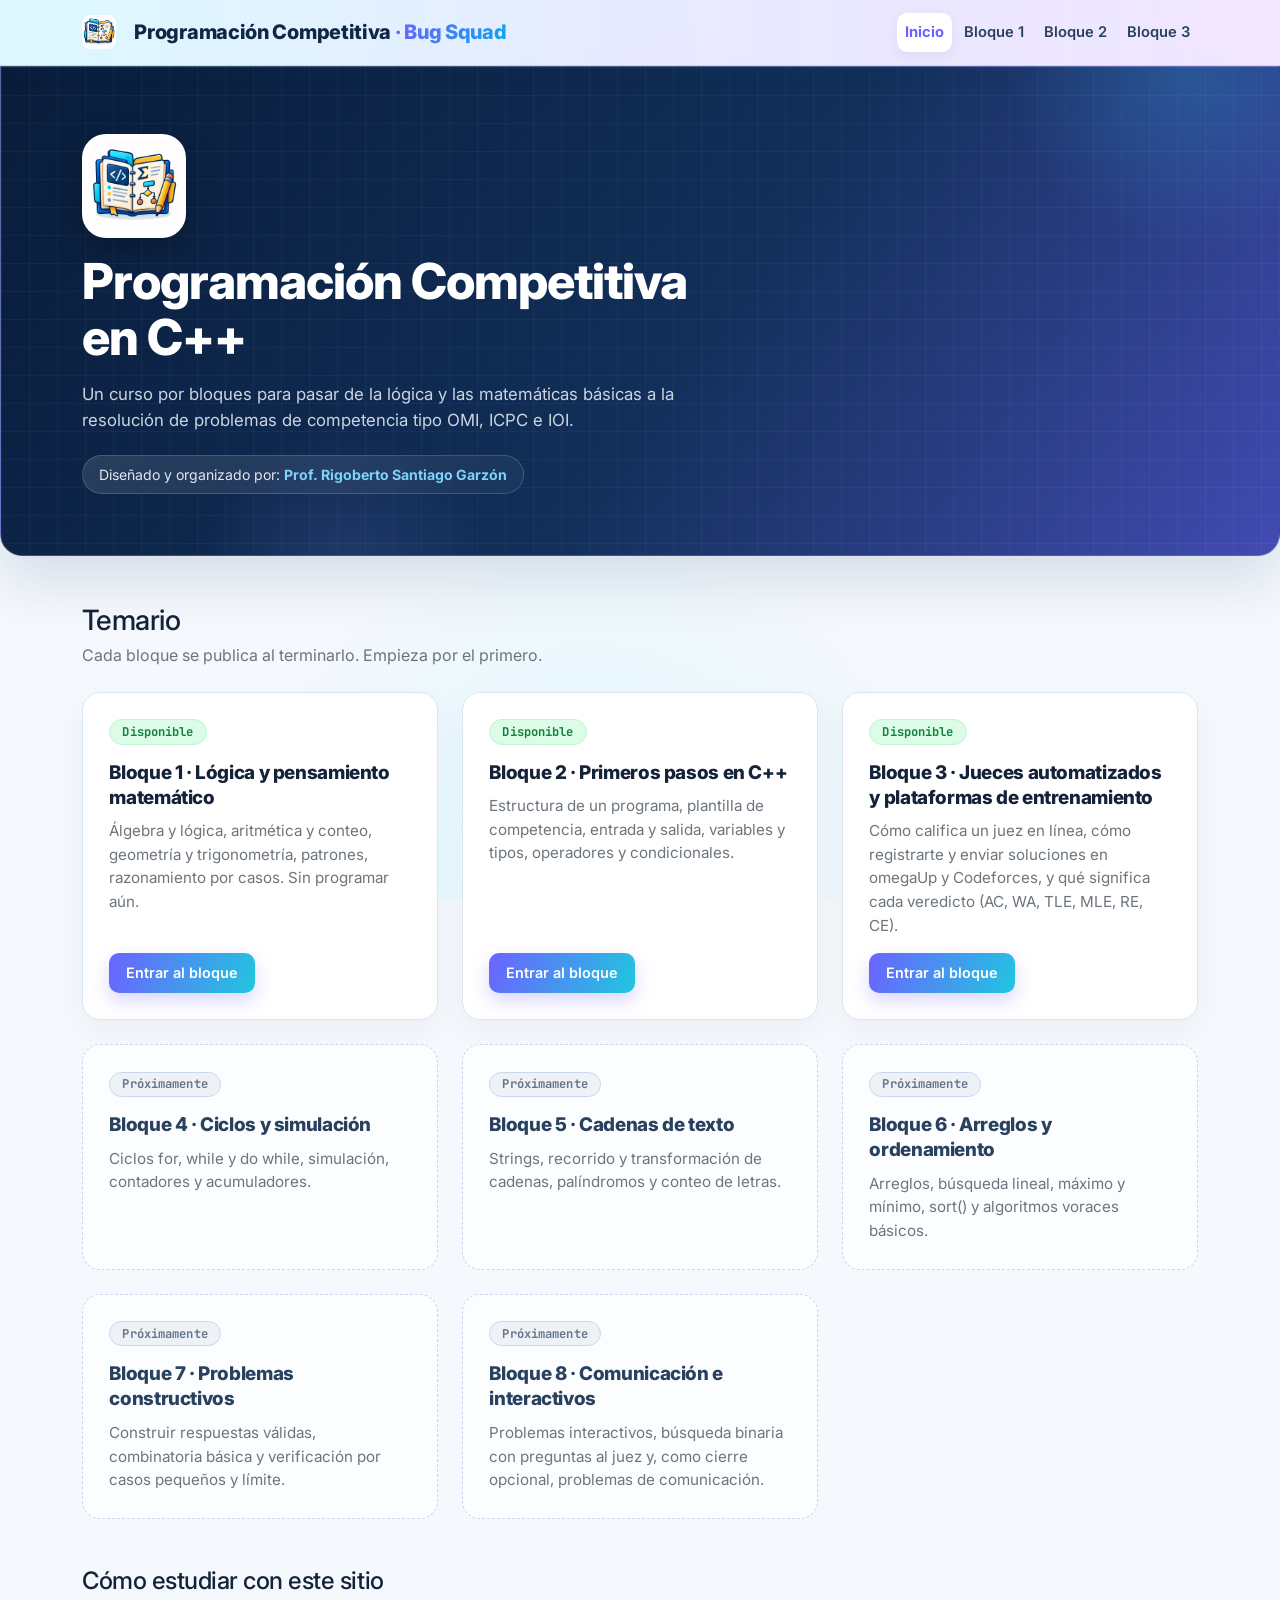
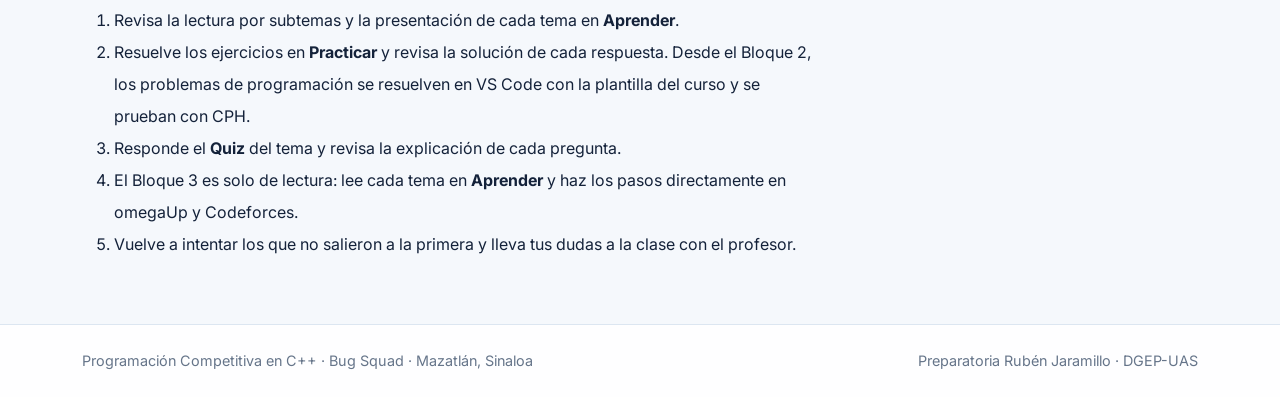
<file: index.html>
<!DOCTYPE html>
<html lang="es">
<head>
  <meta charset="UTF-8">
  <meta name="viewport" content="width=device-width, initial-scale=1.0">
  <meta name="description" content="Programación Competitiva en C++ · Bug Squad. Curso por bloques para preparar OMI, ICPC e IOI.">
  <title>Programación Competitiva en C++ · Bug Squad</title>

  <link rel="preconnect" href="https://fonts.googleapis.com">
  <link rel="preconnect" href="https://fonts.gstatic.com" crossorigin>
  <link href="https://fonts.googleapis.com/css2?family=Inter:wght@400;500;600;650;700;800&family=JetBrains+Mono:wght@400;600;700&display=swap" rel="stylesheet">
  <link rel="stylesheet" href="https://cdn.jsdelivr.net/npm/bootstrap@5.3.3/dist/css/bootstrap.min.css">
  <link rel="stylesheet" href="https://cdn.jsdelivr.net/npm/@fortawesome/fontawesome-free@6.5.1/css/all.min.css">
  <link rel="stylesheet" href="css/estilos.css">
  <link rel="icon" href="favicon.ico" sizes="any">
  <link rel="icon" type="image/png" sizes="32x32" href="assets/img/favicon-32.png">
  <link rel="apple-touch-icon" href="assets/img/apple-touch-icon.png">
</head>
<body>

  <nav class="navbar navbar-expand-lg navbar-curso sticky-top">
    <div class="container">
      <a class="navbar-brand" href="index.html">
        <img class="logo-nav" src="assets/img/icono.png" alt="" width="34" height="34">
        <span>Programación Competitiva <span class="marca-bug">· Bug Squad</span></span>
      </a>
      <button class="navbar-toggler" type="button" data-bs-toggle="collapse" data-bs-target="#menuPrincipal" aria-controls="menuPrincipal" aria-expanded="false" aria-label="Abrir menú">
        <span class="navbar-toggler-icon"></span>
      </button>
      <div class="collapse navbar-collapse" id="menuPrincipal">
        <ul class="navbar-nav ms-auto align-items-lg-center gap-lg-1">
          <li class="nav-item"><a class="nav-link active" aria-current="page" href="index.html">Inicio</a></li>
          <li class="nav-item"><a class="nav-link" href="bloque1/index.html">Bloque 1</a></li>
          <li class="nav-item"><a class="nav-link" href="bloque2/index.html">Bloque 2</a></li>
          <li class="nav-item"><a class="nav-link" href="bloque3/index.html">Bloque 3</a></li>
        </ul>
      </div>
    </div>
  </nav>

  <header class="banner">
    <div class="container">
      <img class="banner-logo mb-3" src="assets/img/icono.png" alt="Ícono del curso: libro con código, fórmulas y diagrama" width="104" height="104">
      <h1 class="mb-3">Programación Competitiva en C++</h1>
      <p class="subtitulo mb-0">
        Un curso por bloques para pasar de la lógica y las matemáticas básicas
        a la resolución de problemas de competencia tipo OMI, ICPC e IOI.
      </p>
      <span class="credito d-inline-block"><span>Diseñado y organizado por: <strong>Prof. Rigoberto Santiago Garzón</strong></span></span>
    </div>
  </header>

  <main class="container my-5">

    <section class="mb-5">
      <h2 class="h3 mb-1">Temario</h2>
      <p class="text-secondary mb-4">Cada bloque se publica al terminarlo. Empieza por el primero.</p>

      <div class="row g-4">
        <div class="col-md-6 col-lg-4">
          <div class="tarjeta-tema">
            <span class="badge rounded-pill text-bg-success mb-3">Disponible</span>
            <h3>Bloque 1 · Lógica y pensamiento matemático</h3>
            <p class="text-secondary">Álgebra y lógica, aritmética y conteo, geometría y trigonometría, patrones, razonamiento por casos. Sin programar aún.</p>
            <a href="bloque1/index.html" class="fw-semibold text-decoration-none">Entrar al bloque</a>
          </div>
        </div>

        <div class="col-md-6 col-lg-4">
          <div class="tarjeta-tema">
            <span class="badge rounded-pill text-bg-success mb-3">Disponible</span>
            <h3>Bloque 2 · Primeros pasos en C++</h3>
            <p class="text-secondary">Estructura de un programa, plantilla de competencia, entrada y salida, variables y tipos, operadores y condicionales.</p>
            <a href="bloque2/index.html" class="fw-semibold text-decoration-none">Entrar al bloque</a>
          </div>
        </div>

        <div class="col-md-6 col-lg-4">
          <div class="tarjeta-tema">
            <span class="badge rounded-pill text-bg-success mb-3">Disponible</span>
            <h3>Bloque 3 · Jueces automatizados y plataformas de entrenamiento</h3>
            <p class="text-secondary">Cómo califica un juez en línea, cómo registrarte y enviar soluciones en omegaUp y Codeforces, y qué significa cada veredicto (AC, WA, TLE, MLE, RE, CE).</p>
            <a href="bloque3/index.html" class="fw-semibold text-decoration-none">Entrar al bloque</a>
          </div>
        </div>

        <div class="col-md-6 col-lg-4">
          <div class="tarjeta-tema proximo">
            <span class="badge rounded-pill bg-secondary-subtle text-secondary mb-3">Próximamente</span>
            <h3>Bloque 4 · Ciclos y simulación</h3>
            <p class="text-secondary mb-0">Ciclos for, while y do while, simulación, contadores y acumuladores.</p>
          </div>
        </div>

        <div class="col-md-6 col-lg-4">
          <div class="tarjeta-tema proximo">
            <span class="badge rounded-pill bg-secondary-subtle text-secondary mb-3">Próximamente</span>
            <h3>Bloque 5 · Cadenas de texto</h3>
            <p class="text-secondary mb-0">Strings, recorrido y transformación de cadenas, palíndromos y conteo de letras.</p>
          </div>
        </div>

        <div class="col-md-6 col-lg-4">
          <div class="tarjeta-tema proximo">
            <span class="badge rounded-pill bg-secondary-subtle text-secondary mb-3">Próximamente</span>
            <h3>Bloque 6 · Arreglos y ordenamiento</h3>
            <p class="text-secondary mb-0">Arreglos, búsqueda lineal, máximo y mínimo, sort() y algoritmos voraces básicos.</p>
          </div>
        </div>

        <div class="col-md-6 col-lg-4">
          <div class="tarjeta-tema proximo">
            <span class="badge rounded-pill bg-secondary-subtle text-secondary mb-3">Próximamente</span>
            <h3>Bloque 7 · Problemas constructivos</h3>
            <p class="text-secondary mb-0">Construir respuestas válidas, combinatoria básica y verificación por casos pequeños y límite.</p>
          </div>
        </div>

        <div class="col-md-6 col-lg-4">
          <div class="tarjeta-tema proximo">
            <span class="badge rounded-pill bg-secondary-subtle text-secondary mb-3">Próximamente</span>
            <h3>Bloque 8 · Comunicación e interactivos</h3>
            <p class="text-secondary mb-0">Problemas interactivos, búsqueda binaria con preguntas al juez y, como cierre opcional, problemas de comunicación.</p>
          </div>
        </div>
      </div>
    </section>

    <section class="row g-4 align-items-stretch">
      <div class="col-lg-8">
        <h2 class="h4">Cómo estudiar con este sitio</h2>
        <ol class="lh-lg">
          <li>Revisa la lectura por subtemas y la presentación de cada tema en <strong>Aprender</strong>.</li>
          <li>Resuelve los ejercicios en <strong>Practicar</strong> y revisa la solución de cada respuesta. Desde el Bloque 2, los problemas de programación se resuelven en VS Code con la plantilla del curso y se prueban con CPH.</li>
          <li>Responde el <strong>Quiz</strong> del tema y revisa la explicación de cada pregunta.</li>
          <li>El Bloque 3 es solo de lectura: lee cada tema en <strong>Aprender</strong> y haz los pasos directamente en omegaUp y Codeforces.</li>
          <li>Vuelve a intentar los que no salieron a la primera y lleva tus dudas a la clase con el profesor.</li>
        </ol>
      </div>

    </section>

  </main>

  <footer class="pie-curso">
    <div class="container d-flex flex-column flex-md-row justify-content-between gap-2">
      <span>Programación Competitiva en C++ · Bug Squad · Mazatlán, Sinaloa</span>
      <span>Preparatoria Rubén Jaramillo · DGEP-UAS</span>
    </div>
  </footer>

  <script defer src="https://cdn.jsdelivr.net/npm/bootstrap@5.3.3/dist/js/bootstrap.bundle.min.js"></script>
</body>
</html>
</file>
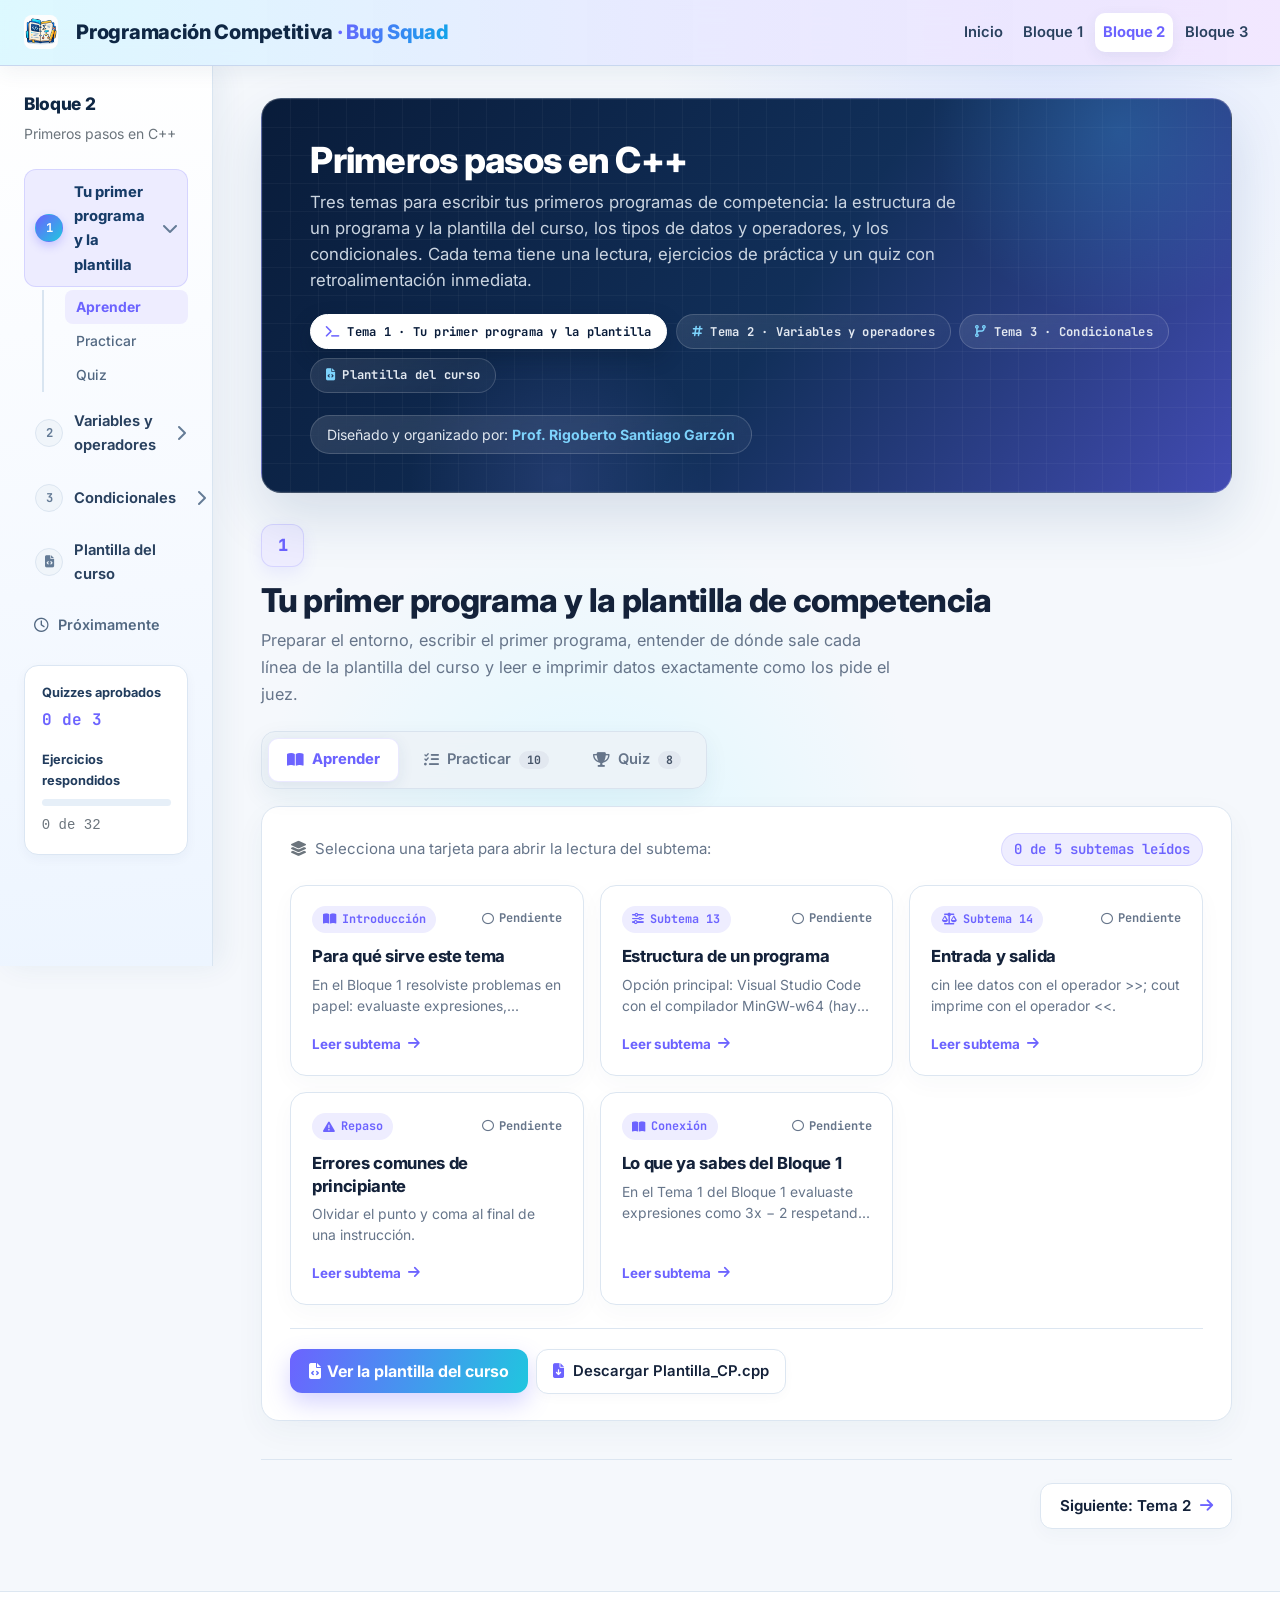
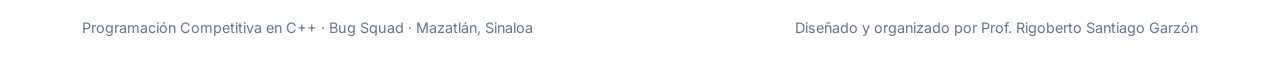
<file: bloque2/index.html>
<!DOCTYPE html>
<html lang="es">
<head>
  <meta charset="UTF-8">
  <meta name="viewport" content="width=device-width, initial-scale=1.0">
  <meta name="description" content="Bloque 2 · Primeros pasos en C++. Estructura de un programa, plantilla de competencia, tipos, operadores y condicionales, con práctica y quiz.">
  <title>Bloque 2 · Programación Competitiva · Bug Squad</title>

  <link rel="preconnect" href="https://fonts.googleapis.com">
  <link rel="preconnect" href="https://fonts.gstatic.com" crossorigin>
  <link href="https://fonts.googleapis.com/css2?family=Inter:wght@400;500;600;650;700;800&family=JetBrains+Mono:wght@400;600;700&display=swap" rel="stylesheet">
  <link rel="stylesheet" href="https://cdn.jsdelivr.net/npm/bootstrap@5.3.3/dist/css/bootstrap.min.css">
  <link rel="stylesheet" href="https://cdn.jsdelivr.net/npm/@fortawesome/fontawesome-free@6.5.1/css/all.min.css">
  <link rel="stylesheet" href="../css/estilos.css">
  <link rel="icon" href="../favicon.ico" sizes="any">
  <link rel="icon" type="image/png" sizes="32x32" href="../assets/img/favicon-32.png">
  <link rel="apple-touch-icon" href="../assets/img/apple-touch-icon.png">
</head>
<body>

  <nav class="navbar navbar-expand-lg navbar-curso sticky-top">
    <div class="container-fluid px-lg-4">
      <a class="navbar-brand" href="../index.html">
        <img class="logo-nav" src="../assets/img/icono.png" alt="" width="34" height="34">
        <span>Programación Competitiva <span class="marca-bug">· Bug Squad</span></span>
      </a>
      <button class="navbar-toggler" type="button" data-bs-toggle="collapse" data-bs-target="#menuPrincipal" aria-controls="menuPrincipal" aria-expanded="false" aria-label="Abrir menú">
        <span class="navbar-toggler-icon"></span>
      </button>
      <div class="collapse navbar-collapse" id="menuPrincipal">
        <ul class="navbar-nav ms-auto align-items-lg-center gap-lg-1">
          <li class="nav-item"><a class="nav-link" href="../index.html">Inicio</a></li>
          <li class="nav-item"><a class="nav-link" href="../bloque1/index.html">Bloque 1</a></li>
          <li class="nav-item"><a class="nav-link active" aria-current="page" href="index.html">Bloque 2</a></li>
          <li class="nav-item"><a class="nav-link" href="../bloque3/index.html">Bloque 3</a></li>
        </ul>
      </div>
    </div>
  </nav>

  <div class="container-fluid">
    <div class="row">

      <!-- Barra lateral: índice colapsable y avance -->
      <aside class="col-lg-3 col-xl-2 p-0 barra-lateral">
        <div class="p-4">
          <p class="titulo-curso mb-1">Bloque 2</p>
          <p class="small text-secondary mb-4">Primeros pasos en C++</p>

          <nav class="indice" aria-label="Índice del bloque">

            <div class="grupo">
              <div class="grupo-cabecera">
                <a class="grupo-enlace activo" href="#tema-1" data-seccion="tema-1">
                  <span class="grupo-numero">1</span>
                  <span>Tu primer programa y la plantilla</span>
                </a>
                <button class="grupo-toggle" type="button" data-bs-toggle="collapse" data-bs-target="#grupo-tema-1" aria-expanded="true" aria-controls="grupo-tema-1" aria-label="Mostrar u ocultar Tema 1">
                  <i class="fa-solid fa-chevron-down"></i>
                </button>
              </div>
              <div class="collapse show" id="grupo-tema-1">
                <ul class="indice-lista">
                  <li><a href="#tema-1-aprender" class="activo">Aprender</a></li>
                  <li><a href="#tema-1-practicar">Practicar</a></li>
                  <li><a href="#tema-1-quiz">Quiz</a></li>
                </ul>
              </div>
            </div>

            <div class="grupo">
              <div class="grupo-cabecera">
                <a class="grupo-enlace" href="#tema-2" data-seccion="tema-2">
                  <span class="grupo-numero">2</span>
                  <span>Variables y operadores</span>
                </a>
                <button class="grupo-toggle collapsed" type="button" data-bs-toggle="collapse" data-bs-target="#grupo-tema-2" aria-expanded="false" aria-controls="grupo-tema-2" aria-label="Mostrar u ocultar Tema 2">
                  <i class="fa-solid fa-chevron-down"></i>
                </button>
              </div>
              <div class="collapse" id="grupo-tema-2">
                <ul class="indice-lista">
                  <li><a href="#tema-2-aprender">Aprender</a></li>
                  <li><a href="#tema-2-practicar">Practicar</a></li>
                  <li><a href="#tema-2-quiz">Quiz</a></li>
                </ul>
              </div>
            </div>

            <div class="grupo">
              <div class="grupo-cabecera">
                <a class="grupo-enlace" href="#tema-3" data-seccion="tema-3">
                  <span class="grupo-numero">3</span>
                  <span>Condicionales</span>
                </a>
                <button class="grupo-toggle collapsed" type="button" data-bs-toggle="collapse" data-bs-target="#grupo-tema-3" aria-expanded="false" aria-controls="grupo-tema-3" aria-label="Mostrar u ocultar Tema 3">
                  <i class="fa-solid fa-chevron-down"></i>
                </button>
              </div>
              <div class="collapse" id="grupo-tema-3">
                <ul class="indice-lista">
                  <li><a href="#tema-3-aprender">Aprender</a></li>
                  <li><a href="#tema-3-practicar">Practicar</a></li>
                  <li><a href="#tema-3-quiz">Quiz</a></li>
                </ul>
              </div>
            </div>

            <div class="grupo">
              <div class="grupo-cabecera">
                <a class="grupo-enlace" href="#plantilla" data-seccion="plantilla">
                  <span class="grupo-numero"><i class="fa-solid fa-file-code"></i></span>
                  <span>Plantilla del curso</span>
                </a>
              </div>
            </div>

            <a class="indice-enlace mt-2" href="#pendientes" data-seccion="pendientes">
              <i class="fa-regular fa-clock" aria-hidden="true"></i> Próximamente
            </a>
          </nav>

          <div class="avance mb-3">
            <p class="etiqueta-avance mb-1">Quizzes aprobados</p>
            <p class="fw-semibold mb-3" id="avance-quiz-texto">0 de 3</p>
            <p class="etiqueta-avance mb-2">Ejercicios respondidos</p>
            <div class="progress mb-2" role="progressbar" aria-label="Ejercicios respondidos" aria-valuenow="0" aria-valuemin="0" aria-valuemax="100">
              <div class="progress-bar" id="avance-ejercicios-barra" style="width: 0%"></div>
            </div>
            <p class="small text-secondary mb-0 font-monospace" id="avance-ejercicios-texto">0 de 32</p>
          </div>
        </div>
      </aside>

      <!-- Contenido principal -->
      <main class="col-lg-9 col-xl-10 px-3 px-md-4 px-lg-5 py-4" id="contenido-bloque">

        <header class="banner banner-compacto px-4 px-lg-5">
          <div class="container-fluid p-0">
            <h1 class="mb-2">Primeros pasos en C++</h1>
            <p class="subtitulo mb-0">Tres temas para escribir tus primeros programas de competencia: la estructura de un programa y la plantilla del curso, los tipos de datos y operadores, y los condicionales. Cada tema tiene una lectura, ejercicios de práctica y un quiz con retroalimentación inmediata.</p>
            <div class="chips-banner" role="tablist" aria-label="Selector rápido de temas del bloque">
              <a class="chip activo" href="#tema-1" data-seccion="tema-1"><i class="fa-solid fa-terminal"></i> Tema 1 · Tu primer programa y la plantilla</a>
              <a class="chip" href="#tema-2" data-seccion="tema-2"><i class="fa-solid fa-hashtag"></i> Tema 2 · Variables y operadores</a>
              <a class="chip" href="#tema-3" data-seccion="tema-3"><i class="fa-solid fa-code-branch"></i> Tema 3 · Condicionales</a>
              <a class="chip" href="#plantilla" data-seccion="plantilla"><i class="fa-solid fa-file-code"></i> Plantilla del curso</a>
            </div>
            <span class="credito d-inline-block"><span>Diseñado y organizado por: <strong>Prof. Rigoberto Santiago Garzón</strong></span></span>
          </div>
        </header>

        <!-- TEMA 1 -->
        <section class="seccion" id="tema-1" data-vista-seccion="tema-1">
          <div class="numero-seccion" aria-hidden="true">1</div>
          <h2>Tu primer programa y la plantilla de competencia</h2>
          <p class="lead-tema">Preparar el entorno, escribir el primer programa, entender de dónde sale cada línea de la plantilla del curso y leer e imprimir datos exactamente como los pide el juez.</p>

          <div class="pestanas" data-pestanas="1">
            <div class="tab-barra" role="tablist" aria-label="Contenido del Tema 1">
              <button class="tab-btn activa" type="button" role="tab" data-tab="aprender" id="tab-1-aprender" aria-controls="tema-1-aprender" aria-selected="true">
                <i class="fa-solid fa-book-open"></i> Aprender
              </button>
              <button class="tab-btn" type="button" role="tab" data-tab="practicar" id="tab-1-practicar" aria-controls="tema-1-practicar" aria-selected="false" tabindex="-1">
                <i class="fa-solid fa-list-check"></i> Practicar <span class="tab-contador">10</span>
              </button>
              <button class="tab-btn" type="button" role="tab" data-tab="quiz" id="tab-1-quiz" aria-controls="tema-1-quiz" aria-selected="false" tabindex="-1">
                <i class="fa-solid fa-trophy"></i> Quiz <span class="tab-contador">8</span>
              </button>
            </div>

            <div class="tab-panel" role="tabpanel" id="tema-1-aprender" aria-labelledby="tab-1-aprender">
              <div data-lectura="1"></div>
              <div class="recursos-tema">
                <a class="btn btn-tide" href="#plantilla" data-seccion="plantilla"><i class="fa-solid fa-file-code"></i> Ver la plantilla del curso</a>
                <a class="enlace-recurso" href="../assets/docs/Plantilla_CP.cpp" download><i class="fa-solid fa-file-arrow-down"></i> Descargar Plantilla_CP.cpp</a>
              </div>
            </div>

            <div class="tab-panel" role="tabpanel" id="tema-1-practicar" aria-labelledby="tab-1-practicar" hidden>
              <div data-ejercicios="1"></div>
            </div>

            <div class="tab-panel" role="tabpanel" id="tema-1-quiz" aria-labelledby="tab-1-quiz" hidden>
              <div data-quiz="1"></div>
            </div>
          </div>

          <div class="navegacion-seccion">
            <span></span>
            <a href="#tema-2" data-seccion="tema-2">Siguiente: Tema 2 <i class="fa-solid fa-arrow-right"></i></a>
          </div>
        </section>

        <!-- TEMA 2 -->
        <section class="seccion" id="tema-2" data-vista-seccion="tema-2" hidden>
          <div class="numero-seccion" aria-hidden="true">2</div>
          <h2>Variables, tipos y operadores</h2>
          <p class="lead-tema">Tipos de datos, rangos y desbordamiento, conversión entre tipos, decimales con cifras fijas, división entera, residuo, redondeo hacia arriba, precedencia y operadores a nivel de bits.</p>

          <div class="pestanas" data-pestanas="2">
            <div class="tab-barra" role="tablist" aria-label="Contenido del Tema 2">
              <button class="tab-btn activa" type="button" role="tab" data-tab="aprender" id="tab-2-aprender" aria-controls="tema-2-aprender" aria-selected="true">
                <i class="fa-solid fa-book-open"></i> Aprender
              </button>
              <button class="tab-btn" type="button" role="tab" data-tab="practicar" id="tab-2-practicar" aria-controls="tema-2-practicar" aria-selected="false" tabindex="-1">
                <i class="fa-solid fa-list-check"></i> Practicar <span class="tab-contador">12</span>
              </button>
              <button class="tab-btn" type="button" role="tab" data-tab="quiz" id="tab-2-quiz" aria-controls="tema-2-quiz" aria-selected="false" tabindex="-1">
                <i class="fa-solid fa-trophy"></i> Quiz <span class="tab-contador">8</span>
              </button>
            </div>

            <div class="tab-panel" role="tabpanel" id="tema-2-aprender" aria-labelledby="tab-2-aprender">
              <div data-lectura="2"></div>
              <div class="recursos-tema">
                <a class="btn btn-tide" href="guia-tipos-de-datos.html" target="_blank" rel="noopener"><i class="fa-solid fa-microchip"></i> Abrir la guía interactiva de tipos de datos</a>
              </div>
            </div>

            <div class="tab-panel" role="tabpanel" id="tema-2-practicar" aria-labelledby="tab-2-practicar" hidden>
              <div data-ejercicios="2"></div>
            </div>

            <div class="tab-panel" role="tabpanel" id="tema-2-quiz" aria-labelledby="tab-2-quiz" hidden>
              <div data-quiz="2"></div>
            </div>
          </div>

          <div class="navegacion-seccion">
            <a href="#tema-1" data-seccion="tema-1"><i class="fa-solid fa-arrow-left"></i> Anterior: Tema 1</a>
            <a href="#tema-3" data-seccion="tema-3">Siguiente: Tema 3 <i class="fa-solid fa-arrow-right"></i></a>
          </div>
        </section>

        <!-- TEMA 3 -->
        <section class="seccion" id="tema-3" data-vista-seccion="tema-3" hidden>
          <div class="numero-seccion" aria-hidden="true">3</div>
          <h2>Condicionales</h2>
          <p class="lead-tema">if, else if, else y switch, condiciones compuestas, leyes de De Morgan, condicionales anidados, razonamiento por casos y el operador ternario.</p>

          <div class="pestanas" data-pestanas="3">
            <div class="tab-barra" role="tablist" aria-label="Contenido del Tema 3">
              <button class="tab-btn activa" type="button" role="tab" data-tab="aprender" id="tab-3-aprender" aria-controls="tema-3-aprender" aria-selected="true">
                <i class="fa-solid fa-book-open"></i> Aprender
              </button>
              <button class="tab-btn" type="button" role="tab" data-tab="practicar" id="tab-3-practicar" aria-controls="tema-3-practicar" aria-selected="false" tabindex="-1">
                <i class="fa-solid fa-list-check"></i> Practicar <span class="tab-contador">10</span>
              </button>
              <button class="tab-btn" type="button" role="tab" data-tab="quiz" id="tab-3-quiz" aria-controls="tema-3-quiz" aria-selected="false" tabindex="-1">
                <i class="fa-solid fa-trophy"></i> Quiz <span class="tab-contador">8</span>
              </button>
            </div>

            <div class="tab-panel" role="tabpanel" id="tema-3-aprender" aria-labelledby="tab-3-aprender">
              <div data-lectura="3"></div>
            </div>

            <div class="tab-panel" role="tabpanel" id="tema-3-practicar" aria-labelledby="tab-3-practicar" hidden>
              <div data-ejercicios="3"></div>
            </div>

            <div class="tab-panel" role="tabpanel" id="tema-3-quiz" aria-labelledby="tab-3-quiz" hidden>
              <div data-quiz="3"></div>
            </div>
          </div>

          <div class="navegacion-seccion">
            <a href="#tema-2" data-seccion="tema-2"><i class="fa-solid fa-arrow-left"></i> Anterior: Tema 2</a>
            <a href="#plantilla" data-seccion="plantilla">Siguiente: Plantilla del curso <i class="fa-solid fa-arrow-right"></i></a>
          </div>
        </section>

        <!-- PLANTILLA DEL CURSO -->
        <section class="seccion" id="plantilla" data-vista-seccion="plantilla" hidden>
          <div class="numero-seccion" aria-hidden="true"><i class="fa-solid fa-file-code"></i></div>
          <h2>Plantilla del curso</h2>
          <p class="lead-tema">La plantilla oficial con la que empiezan todos los programas del curso a partir del subtema 14. Usa la versión limpia para practicar y concursar, y la comentada para estudiar qué hace cada línea.</p>

          <div class="bloque-pestana mb-4">
            <h3><span class="icono-bloque"><i class="fa-solid fa-code"></i></span> Versión para practicar y concursar</h3>
            <pre><code>#include &lt;bits/stdc++.h&gt;
#define FastIO ios_base::sync_with_stdio(false);cin.tie(NULL);cout.tie(NULL)
using namespace std;

int main(){

    FastIO;
    
    
    return 0;
}</code></pre>
            <div class="d-flex flex-wrap gap-2 align-items-center">
              <a class="btn btn-tide" href="../assets/docs/Plantilla_CP.cpp" download>
                <i class="fa-solid fa-file-arrow-down me-1"></i> Descargar Plantilla_CP.cpp
              </a>
            </div>
          </div>

          <div class="bloque-pestana mb-4">
            <h3><span class="icono-bloque amber"><i class="fa-solid fa-comment-dots"></i></span> Versión comentada para estudiar</h3>
            <pre><code>// =====================================================================
//  Plantilla oficial · Curso de Programación Competitiva en C++
//  Versión comentada para estudiar qué hace cada línea.
//  Para concursar o practicar usa Plantilla_CP.cpp (la versión limpia).
// =====================================================================

#include &lt;bits/stdc++.h&gt;   // Incluye de una vez toda la biblioteca estándar: iostream, cmath, string, algorithm, vector...
                           // No es parte del estándar de C++: es propia del compilador GCC (el que trae MinGW).

// FastIO es un atajo: donde escribas FastIO, el compilador pega estas tres instrucciones.
#define FastIO ios_base::sync_with_stdio(false);cin.tie(NULL);cout.tie(NULL)
//   ios_base::sync_with_stdio(false)  -&gt; separa cin/cout de scanf/printf (las funciones de C) y los hace mucho más rápidos.
//                                        Desde ese momento no mezcles cin/cout con scanf/printf en el mismo programa.
//   cin.tie(NULL)                     -&gt; cin deja de vaciar la salida de cout antes de cada lectura; ahorra tiempo
//                                        cuando el programa lee e imprime muchas veces.
//   cout.tie(NULL)                    -&gt; no cambia nada, porque cout no está atado a ningún otro flujo.
//                                        Se deja por costumbre; no estorba ni acelera.

using namespace std;       // Permite escribir cout, cin o string sin poner std:: delante cada vez.

int main(){                // El programa empieza a ejecutarse aquí.

    FastIO;                // Activa la entrada y salida rápida. Va antes de la primera lectura o escritura.

    // Aquí va tu solución: leer los datos con cin, resolver e imprimir con cout.

    return 0;              // Le avisa al sistema (y al juez) que el programa terminó sin errores.
}

// Nota para más adelante: en los problemas interactivos (al final del curso) cin ya no vacía cout por ti,
// así que tendrás que hacerlo tú con cout &lt;&lt; flush o con endl.</code></pre>
            <div class="d-flex flex-wrap gap-2 align-items-center">
              <a class="btn btn-tide" href="../assets/docs/Plantilla_CP_comentada.cpp" download>
                <i class="fa-solid fa-file-arrow-down me-1"></i> Descargar Plantilla_CP_comentada.cpp
              </a>
            </div>
          </div>

          <div class="navegacion-seccion">
            <a href="#tema-3" data-seccion="tema-3"><i class="fa-solid fa-arrow-left"></i> Anterior: Tema 3</a>
            <a href="#pendientes" data-seccion="pendientes">Siguiente: Próximamente <i class="fa-solid fa-arrow-right"></i></a>
          </div>
        </section>

        <!-- PENDIENTES -->
        <section class="seccion" id="pendientes" data-vista-seccion="pendientes" hidden>
          <div class="numero-seccion" aria-hidden="true"><i class="fa-regular fa-clock"></i></div>
          <h2>Próximamente</h2>
          <p class="lead-tema">Materiales del Bloque 2 que están en preparación.</p>
          <div class="row g-3 mt-1">
            <div class="col-md-6">
              <div class="pendiente-card">
                <span class="badge rounded-pill mb-2">En preparación</span>
                <h3 class="h5">Guía de instalación paso a paso</h3>
                <p class="texto-suave mb-0">VS Code con MinGW-w64 y la extensión CPH, y la alternativa con Code::Blocks.</p>
              </div>
            </div>
            <div class="col-md-6">
              <div class="pendiente-card">
                <span class="badge rounded-pill mb-2">En preparación</span>
                <h3 class="h5">Presentaciones de los tres temas</h3>
                <p class="texto-suave mb-0">Diapositivas para la clase de los sábados.</p>
              </div>
            </div>
            <div class="col-md-6">
              <div class="pendiente-card">
                <span class="badge rounded-pill mb-2">En preparación</span>
                <h3 class="h5">Ejemplos resueltos en C++</h3>
                <p class="texto-suave mb-0">Código comentado línea por línea para cada tema del bloque.</p>
              </div>
            </div>
            <div class="col-md-6">
              <div class="pendiente-card">
                <span class="badge rounded-pill mb-2">En preparación</span>
                <h3 class="h5">Problemas tipo OMI, ICPC e IOI</h3>
                <p class="texto-suave mb-0">Un problema de cada tipo, con solución y explicación.</p>
              </div>
            </div>
          </div>

          <div class="navegacion-seccion">
            <a href="#plantilla" data-seccion="plantilla"><i class="fa-solid fa-arrow-left"></i> Anterior: Plantilla del curso</a>
            <span></span>
          </div>
        </section>

      </main>
    </div>
  </div>

  <footer class="pie-curso">
    <div class="container d-flex flex-column flex-md-row justify-content-between gap-2">
      <span>Programación Competitiva en C++ · Bug Squad · Mazatlán, Sinaloa</span>
      <span>Diseñado y organizado por Prof. Rigoberto Santiago Garzón</span>
    </div>
  </footer>

  <script defer src="https://cdn.jsdelivr.net/npm/bootstrap@5.3.3/dist/js/bootstrap.bundle.min.js"></script>
  <script src="../js/lecturas-bloque2.js"></script>
  <script src="../js/ejercicios-bloque2.js"></script>
  <script src="../js/quiz-bloque2.js"></script>
  <script src="../js/practica-bloque2.js"></script>
  <script src="../js/pestanas-bloque2.js"></script>
</body>
</html>
</file>
<file: css/estilos.css>
/* ==========================================================
   BugSquad 2026 · Programación Competitiva en C++
   Sistema de diseño visual inspirado en curso-cpp-web-one.vercel.app
   Paleta: Canvas #f5f8fc · Ink #14223a · Indigo #6c63ff · Cyan #20c6df · Navy Hero #091c3a/#112f59
   Tipografía: Inter (interfaz y lectura) + JetBrains Mono (código y fórmulas)
   ========================================================== */

:root {
  /* Colores base y semánticos del sitio de muestra */
  --ink: #14223a;
  --heading: #14223a;
  --text: #29415f;
  --muted: #66758a;
  --line: #dce6f1;
  --line-strong: #c8d7ef;
  --canvas: #f5f8fc;
  --page: #f5f8fc;
  --surface: #ffffff;

  /* Colores de sección y acentos principales (Indigo -> Cyan) */
  --section-accent: #6c63ff;
  --section-accent-2: #20c6df;
  --section-soft: #eeedff;

  /* Paleta cromática global */
  --navy: #07182d;
  --navy-hero-1: #091c3a;
  --navy-hero-2: #112f59;
  --blue: #1677ff;
  --cyan: #26c6da;
  --green: #16a66a;
  --red: #d64d55;

  /* Equivalencias de escalas para compatibilidad de componentes */
  --sky-50: #eeedff;
  --sky-100: #e4e2ff;
  --sky-200: #c7c3ff;
  --sky-500: #6c63ff;
  --sky-600: #5a52f3;
  --sky-700: #463ee0;
  --sky-800: #352eb8;

  /* Acentos de apoyo */
  --teal-700: #0f766e;
  --teal-50: #f0fdfa;
  --emerald-50: #f0fdf4;
  --emerald-200: #bbf7d0;
  --emerald-600: #16a66a;
  --emerald-700: #15803d;
  --purple-50: #eeedff;
  --purple-200: #d8d5ff;
  --purple-600: #6c63ff;
  --purple-800: #4338ca;
  --amber-50: #fffbeb;
  --amber-200: #fde68a;
  --amber-600: #d97706;
  --amber-800: #92400e;
  --rose-600: #d64d55;

  /* Tipografía, radios y sombras del diseño de referencia */
  --font-sans: "Inter", -apple-system, BlinkMacSystemFont, "Segoe UI", Roboto, "Helvetica Neue", Arial, sans-serif;
  --font-mono: "JetBrains Mono", ui-monospace, SFMono-Regular, Menlo, Monaco, Consolas, "Liberation Mono", "Courier New", monospace;
  --radio-lg: 18px;
  --radio-md: 14px;
  --radio-sm: 10px;
  --sombra: 0 11px 31px #183d680b;
  --sombra-hover: 0 16px 36px #183d6814;
}

html {
  scroll-behavior: smooth;
  scroll-padding-top: 88px;
}

body {
  margin: 0;
  color: var(--ink);
  font-family: var(--font-sans);
  font-size: 1rem;
  line-height: 1.65;
  background:
    radial-gradient(circle at 82% 4%, #e2eaff 0, #0000 29%),
    radial-gradient(circle at 46% 96%, #dff8ff 0, #0000 31%),
    var(--canvas);
  background-attachment: fixed;
  -webkit-font-smoothing: antialiased;
}

h1, h2, h3, h4 {
  font-family: var(--font-sans);
  color: var(--ink);
  font-weight: 800;
  letter-spacing: -0.02em;
}

a {
  color: var(--section-accent);
  text-decoration: none;
  transition: color 0.16s ease;
}

a:hover {
  color: var(--sky-700);
}

:focus-visible {
  outline: 3px solid color-mix(in srgb, var(--section-accent) 65%, transparent);
  outline-offset: 2px;
  border-radius: 8px;
}

code, .mono {
  font-family: var(--font-mono);
}

code {
  font-size: 0.875em;
  padding: 0.2em 0.45em;
  border-radius: 6px;
  background: #edf2f8;
  color: var(--ink);
}

pre {
  background: #0f172a;
  color: #f8fafc;
  padding: 1rem 1.2rem;
  border-radius: 12px;
  overflow-x: auto;
  -webkit-overflow-scrolling: touch;
  max-width: 100%;
  box-sizing: border-box;
  font-family: var(--font-mono);
  font-size: 0.875rem;
  line-height: 1.6;
  border: 1px solid #1e293b;
  box-shadow: 0 10px 25px rgba(7, 24, 45, 0.16);
}

pre code {
  padding: 0;
  background: transparent;
  color: inherit;
  white-space: pre;
  word-break: normal;
  overflow-wrap: normal;
}

/* ---------- Navegación superior (inspirada en .author-banner + glass header) ---------- */
.navbar-curso {
  background: linear-gradient(90deg, rgba(217, 248, 255, 0.88), rgba(230, 232, 255, 0.9) 50%, rgba(242, 229, 255, 0.88));
  backdrop-filter: blur(14px);
  -webkit-backdrop-filter: blur(14px);
  border-bottom: 1px solid var(--line-strong);
  box-shadow: 0 5px 20px #24456912;
  padding-top: 0.65rem;
  padding-bottom: 0.65rem;
}

.navbar-curso .navbar-brand {
  color: #0f2744;
  font-weight: 800;
  display: flex;
  align-items: center;
  gap: 0.65rem;
  letter-spacing: -0.015em;
}

.navbar-curso .navbar-brand i {
  width: 2.3rem;
  height: 2.3rem;
  display: inline-flex;
  align-items: center;
  justify-content: center;
  border-radius: 12px;
  background: linear-gradient(135deg, var(--section-accent), var(--section-accent-2));
  color: #ffffff;
  border: 1px solid rgba(255, 255, 255, 0.35);
  box-shadow: 0 6px 15px color-mix(in srgb, var(--section-accent) 28%, transparent);
  font-size: 1rem;
}

.navbar-curso .nav-link {
  color: #29415f;
  font-weight: 600;
  font-size: 0.92rem;
  border-radius: 10px;
  padding: 0.45rem 0.95rem;
  transition: all 0.16s ease;
}

.navbar-curso .nav-link:hover {
  color: var(--ink);
  background: rgba(255, 255, 255, 0.65);
}

.navbar-curso .nav-link.active {
  color: var(--section-accent);
  background: #ffffff;
  font-weight: 700;
  box-shadow: 0 4px 14px #24496f14;
}

.marca-bug {
  background: linear-gradient(110deg, var(--section-accent), #0ea5e9);
  -webkit-background-clip: text;
  background-clip: text;
  color: transparent;
  font-weight: 800;
}

/* ---------- Tarjeta Hero / Banner (réplica exacta de .section-heading) ---------- */
.banner {
  background:
    linear-gradient(to right, rgba(255, 255, 255, 0.035) 1px, transparent 1px),
    linear-gradient(to bottom, rgba(255, 255, 255, 0.035) 1px, transparent 1px),
    linear-gradient(125deg, #091c3a 0%, #112f59 54%, color-mix(in srgb, var(--section-accent) 54%, #112f59) 100%);
  background-size: 28px 28px, 28px 28px, 100% 100%;
  color: #ffffff;
  padding: 4.2rem 0 3.8rem;
  position: relative;
  overflow: hidden;
  border: 1px solid #ffffff38;
  border-radius: 0 0 22px 22px;
  box-shadow: 0 24px 55px #173f7024;
}

.banner::before,
.banner::after {
  content: "";
  position: absolute;
  border-radius: 50%;
  pointer-events: none;
}

.banner::before {
  top: -40%;
  right: -8%;
  width: 380px;
  height: 380px;
  background: radial-gradient(circle, #38bdf838 0%, #3b82f600 70%);
}

.banner::after {
  bottom: -35%;
  left: 15%;
  width: 300px;
  height: 300px;
  background: radial-gradient(circle, #818cf828 0%, #6366f100 70%);
}

.banner .container,
.banner .container-fluid {
  position: relative;
  z-index: 1;
}

.banner h1 {
  color: #ffffff;
  font-size: clamp(2rem, 4.2vw, 3.1rem);
  font-weight: 800;
  line-height: 1.12;
  letter-spacing: -0.02em;
  max-width: 20ch;
}

.banner .subtitulo {
  color: #cbd5e1;
  font-size: 1.05rem;
  line-height: 1.55;
  max-width: 60ch;
}

.banner .credito {
  display: inline-flex;
  align-items: center;
  gap: 0.4rem;
  margin-top: 1.4rem;
  padding: 0.42rem 1rem;
  border-radius: 999px;
  background: linear-gradient(145deg, #ffffff1f, #ffffff0a);
  border: 1px solid #ffffff28;
  color: #e2e8f0;
  font-size: 0.88rem;
  backdrop-filter: blur(8px);
  -webkit-backdrop-filter: blur(8px);
}

.banner .credito strong {
  color: #7dd3fc;
  font-weight: 700;
}

.banner .btn-light {
  background: linear-gradient(110deg, var(--section-accent), var(--section-accent-2));
  border: 0;
  color: #ffffff;
  font-weight: 700;
  padding: 0.75rem 1.5rem;
  border-radius: 12px;
  box-shadow: 0 10px 23px color-mix(in srgb, var(--section-accent) 32%, transparent);
  transition: transform 0.18s ease, box-shadow 0.18s ease, filter 0.18s ease;
}

.banner .btn-light:hover,
.banner .btn-light:focus {
  color: #ffffff;
  transform: translateY(-2px);
  filter: brightness(1.05);
  box-shadow: 0 14px 28px color-mix(in srgb, var(--section-accent) 42%, transparent);
}

.banner-compacto {
  padding: 2.6rem 0 2.4rem;
  border-radius: 20px;
  margin-top: 0.5rem;
}

.banner-compacto h1 {
  font-size: clamp(1.75rem, 3vw, 2.25rem);
  max-width: none;
}

/* Chips interactivos de temas dentro del banner (.hero-badge style) */
.chips-banner {
  display: flex;
  flex-wrap: wrap;
  gap: 0.55rem;
  margin-top: 1.35rem;
}

.chip {
  display: inline-flex;
  align-items: center;
  gap: 0.45rem;
  padding: 0.4rem 0.92rem;
  border-radius: 999px;
  font-family: var(--font-mono);
  font-size: 0.76rem;
  font-weight: 700;
  letter-spacing: 0.02em;
  background: linear-gradient(145deg, #ffffff1b, #ffffff09);
  border: 1px solid #ffffff28;
  color: #e2e8f0;
  backdrop-filter: blur(8px);
  -webkit-backdrop-filter: blur(8px);
  cursor: pointer;
  transition: all 0.18s ease;
}

.chip i {
  color: #7dd3fc;
  transition: color 0.18s ease;
}

.chip:hover {
  background: rgba(255, 255, 255, 0.22);
  border-color: rgba(255, 255, 255, 0.48);
  color: #ffffff;
  transform: translateY(-1px);
}

.chip.activo {
  background: #ffffff;
  border-color: #ffffff;
  color: #091c3a;
  box-shadow: 0 8px 20px rgba(7, 24, 45, 0.28);
}

.chip.activo i {
  color: var(--section-accent);
}

/* ---------- Barra lateral colapsable (réplica de .sidebar) ---------- */
.barra-lateral {
  background: linear-gradient(175deg, #ffffff 0%, #f5f9ff 58%, #edf5ff 100%);
  color: #29415f;
  border-right: 1px solid #d9e5f1;
  box-shadow: 8px 0 28px #21476e12;
}

@media (min-width: 992px) {
  .barra-lateral {
    position: sticky;
    top: 0;
    height: 100vh;
    overflow-y: auto;
  }
}

.barra-lateral .titulo-curso {
  font-size: 1.08rem;
  color: #0f2744;
  font-weight: 800;
  letter-spacing: -0.02em;
}

.indice {
  margin-bottom: 1.25rem;
}

.indice .grupo {
  margin-bottom: 0.35rem;
}

.grupo-cabecera {
  display: flex;
  align-items: center;
  gap: 0.25rem;
  border-radius: 12px;
  padding: 0.2rem 0.25rem 0.2rem 0.3rem;
  transition: background-color 0.16s ease;
}

.grupo-cabecera:hover {
  background: #eaf1f9;
}

.grupo-cabecera .grupo-enlace {
  flex: 1;
  display: flex;
  align-items: center;
  gap: 0.65rem;
  padding: 0.45rem 0.4rem;
  color: #29415f;
  font-weight: 650;
  font-size: 0.92rem;
  border-radius: 10px;
  transition: all 0.16s ease;
}

.grupo-cabecera .grupo-enlace:hover {
  color: #173860;
}

.grupo-enlace.activo {
  color: #173c68;
  font-weight: 750;
}

.grupo-cabecera:has(.grupo-enlace.activo) {
  background: color-mix(in srgb, var(--section-accent) 12%, #ffffff);
  box-shadow: inset 0 0 0 1px color-mix(in srgb, var(--section-accent) 18%, transparent);
}

.grupo-numero {
  display: inline-flex;
  align-items: center;
  justify-content: center;
  width: 1.75rem;
  height: 1.75rem;
  flex-shrink: 0;
  border-radius: 50%;
  background: #f0f5fa;
  color: #647b96;
  font-family: var(--font-mono);
  font-size: 0.76rem;
  font-weight: 700;
  border: 1px solid #dce6f1;
  transition: all 0.16s ease;
}

.grupo-enlace.activo .grupo-numero {
  background: linear-gradient(135deg, var(--section-accent), var(--section-accent-2));
  color: #ffffff;
  border-color: transparent;
  box-shadow: 0 4px 10px color-mix(in srgb, var(--section-accent) 30%, transparent);
}

.grupo-toggle {
  width: 1.9rem;
  height: 1.9rem;
  flex-shrink: 0;
  display: inline-flex;
  align-items: center;
  justify-content: center;
  border: 0;
  border-radius: 9px;
  background: transparent;
  color: #647b96;
  transition: all 0.16s ease;
}

.grupo-toggle:hover {
  background: #dce6f1;
  color: #0f2744;
}

.grupo-toggle i {
  transition: transform 0.25s ease;
}

.grupo-toggle[aria-expanded="false"] i {
  transform: rotate(-90deg);
}

.indice-lista {
  list-style: none;
  margin: 0.2rem 0 0.4rem;
  padding: 0 0 0 1.35rem;
  border-left: 2px solid #d9e5f1;
  margin-left: 1.1rem;
}

.indice-lista a {
  display: block;
  padding: 0.34rem 0.65rem;
  border-radius: 8px;
  color: #526882;
  font-size: 0.87rem;
  font-weight: 500;
  transition: all 0.16s ease;
}

.indice-lista a:hover {
  background: #eaf1f9;
  color: #173860;
}

.indice-lista a.activo {
  background: var(--section-soft);
  color: var(--section-accent);
  font-weight: 700;
}

.indice-enlace {
  display: flex;
  align-items: center;
  gap: 0.6rem;
  padding: 0.5rem 0.65rem;
  border-radius: 10px;
  color: #526882;
  font-weight: 600;
  font-size: 0.9rem;
  transition: all 0.16s ease;
}

.indice-enlace:hover {
  background: #eaf1f9;
  color: #173860;
}

.indice-enlace.activo {
  background: var(--section-soft);
  color: var(--section-accent);
  font-weight: 700;
}

/* Tarjeta de progreso (.progress-card en sitio de muestra) */
.avance {
  background: #ffffff;
  border: 1px solid #dbe6f3;
  border-radius: 14px;
  padding: 1rem 1.05rem;
  box-shadow: 0 4px 12px #183b630a;
}

.avance .etiqueta-avance {
  font-size: 0.8rem;
  color: #213c5d;
  font-weight: 700;
}

.avance .fw-semibold {
  color: var(--section-accent);
  font-family: var(--font-mono);
  font-weight: 700 !important;
}

.avance .progress {
  height: 7px;
  background: #e6eff8;
  border-radius: 999px;
  overflow: hidden;
}

.avance .progress-bar {
  background: linear-gradient(90deg, var(--section-accent) 0%, var(--section-accent-2) 100%);
  border-radius: 999px;
  transition: width 0.3s ease;
}

/* ---------- Secciones de tema (modo pestaña: una activa a la vez) ---------- */
@keyframes fadeSeccion {
  from {
    opacity: 0;
    transform: translateY(6px);
  }
  to {
    opacity: 1;
    transform: translateY(0);
  }
}

.seccion {
  padding: 1.95rem 0 2.35rem;
  border-top: 0;
  animation: fadeSeccion 0.22s ease;
}

.seccion[hidden] {
  display: none !important;
}

/* Badge numérico de sección (.concept-index en sitio de muestra) */
.seccion .numero-seccion {
  display: inline-flex;
  align-items: center;
  justify-content: center;
  width: 2.65rem;
  height: 2.65rem;
  border-radius: 12px;
  background: var(--section-soft);
  color: var(--section-accent);
  box-shadow: inset 0 0 0 1px color-mix(in srgb, var(--section-accent) 18%, transparent), 0 6px 16px rgba(108, 99, 255, 0.1);
  font-family: var(--font-mono);
  font-size: 1.05rem;
  font-weight: 800;
  margin-bottom: 0.9rem;
}

.seccion h2 {
  font-size: clamp(1.6rem, 2.6vw, 2.05rem);
  color: var(--ink);
  margin-bottom: 0.4rem;
}

.seccion .lead-tema {
  color: var(--muted);
  font-size: 1.02rem;
  max-width: 64ch;
}

/* Bloques y tarjetas principales (.lesson-card / .exercise-card / .question-card) */
.bloque-pestana {
  background: var(--surface);
  border: 1px solid var(--line);
  border-radius: var(--radio-lg);
  padding: 1.65rem 1.75rem;
  margin-top: 1.25rem;
  box-shadow: var(--sombra);
}

.bloque-pestana h3 {
  display: flex;
  align-items: center;
  gap: 0.75rem;
  font-size: 1.2rem;
  margin-bottom: 0.35rem;
}

.bloque-pestana .texto-suave {
  color: var(--muted);
}

.icono-bloque {
  display: inline-flex;
  align-items: center;
  justify-content: center;
  width: 2.35rem;
  height: 2.35rem;
  flex-shrink: 0;
  border-radius: 12px;
  font-size: 1rem;
  border: 1px solid transparent;
}

.icono-bloque.sky {
  background: var(--section-soft);
  color: var(--section-accent);
  border-color: color-mix(in srgb, var(--section-accent) 18%, transparent);
}

.icono-bloque.purple {
  background: var(--purple-50);
  color: var(--purple-600);
  border-color: var(--purple-200);
}

.icono-bloque.emerald {
  background: var(--emerald-50);
  color: var(--emerald-600);
  border-color: var(--emerald-200);
}

.icono-bloque.amber {
  background: var(--amber-50);
  color: var(--amber-600);
  border-color: var(--amber-200);
}

/* ---------- Botones (.primary-action y secundarios) ---------- */
.btn {
  border-radius: 12px;
}

.btn-tide {
  background: linear-gradient(110deg, var(--section-accent), var(--section-accent-2));
  border: 0;
  color: #ffffff;
  font-weight: 700;
  padding: 0.55rem 1.15rem;
  box-shadow: 0 10px 23px color-mix(in srgb, var(--section-accent) 28%, transparent);
  transition: transform 0.16s ease, box-shadow 0.16s ease, filter 0.16s ease;
}

.btn-tide:hover,
.btn-tide:focus {
  background: linear-gradient(110deg, var(--section-accent), var(--section-accent-2));
  color: #ffffff;
  transform: translateY(-1px);
  filter: brightness(1.05);
  box-shadow: 0 13px 26px color-mix(in srgb, var(--section-accent) 36%, transparent);
}

.btn-ocean {
  background: linear-gradient(125deg, #091c3a 0%, #112f59 100%);
  border: 1px solid #1e3a6d;
  color: #ffffff;
  font-weight: 700;
  padding: 0.58rem 1.25rem;
  box-shadow: 0 10px 24px #173f7024;
  transition: transform 0.16s ease, box-shadow 0.16s ease;
}

.btn-ocean:hover,
.btn-ocean:focus {
  background: linear-gradient(125deg, #0d254c 0%, #163a6e 100%);
  border-color: #294c8a;
  color: #ffffff;
  transform: translateY(-1px);
}

.enlace-recurso {
  display: inline-flex;
  align-items: center;
  gap: 0.55rem;
  padding: 0.55rem 1rem;
  border-radius: 12px;
  border: 1px solid var(--line);
  background: var(--surface);
  color: var(--ink);
  font-weight: 600;
  font-size: 0.93rem;
  margin: 0 0.5rem 0.5rem 0;
  box-shadow: 0 4px 12px #183d6806;
  transition: all 0.16s ease;
}

.enlace-recurso:hover {
  border-color: color-mix(in srgb, var(--section-accent) 35%, var(--line));
  background: var(--section-soft);
  color: var(--section-accent);
  transform: translateY(-1px);
}

.enlace-recurso i {
  color: var(--section-accent);
}

/* ---------- Quiz y ejercicios (.question-card, .exercise-card y .options) ---------- */
.tarjeta-pregunta {
  background: var(--surface);
  border: 1px solid var(--line);
  border-radius: var(--radio-lg);
  padding: 1.35rem 1.45rem;
  margin-bottom: 1rem;
  box-shadow: 0 10px 32px #15375f0a;
  transition: transform 0.18s ease, box-shadow 0.18s ease, border-color 0.18s ease;
}

.tarjeta-pregunta:hover {
  border-color: var(--line-strong);
  box-shadow: 0 12px 34px #183d6810;
}

.tarjeta-pregunta p {
  color: var(--ink);
  font-weight: 500;
}

.tarjeta-pregunta .numero {
  display: inline-flex;
  align-items: center;
  justify-content: center;
  width: 2rem;
  height: 2rem;
  border-radius: 10px;
  background: var(--section-soft);
  color: var(--section-accent);
  box-shadow: inset 0 0 0 1px color-mix(in srgb, var(--section-accent) 18%, transparent);
  font-family: var(--font-mono);
  font-weight: 800;
  font-size: 0.85rem;
  margin-right: 0.65rem;
  vertical-align: middle;
}

.subtitulo-parte {
  display: inline-flex;
  align-items: center;
  gap: 0.45rem;
  color: var(--section-accent);
  background: var(--section-soft);
  border: 1px solid color-mix(in srgb, var(--section-accent) 18%, transparent);
  padding: 0.3rem 0.8rem;
  border-radius: 999px;
  font-weight: 700;
  font-size: 0.82rem;
  letter-spacing: 0.01em;
  margin: 1.4rem 0 0.85rem;
}

.form-control {
  border-radius: 10px;
  border-color: var(--line);
  background: #fbfcfe;
  color: var(--ink);
  font-family: var(--font-mono);
  padding: 0.6rem 0.85rem;
  transition: all 0.16s ease;
}

.form-check-input {
  border-color: #b8c7da;
  cursor: pointer;
}

.form-check-input:checked {
  background-color: var(--section-accent);
  border-color: var(--section-accent);
}

.form-control:focus,
.form-check-input:focus {
  border-color: var(--section-accent);
  background: #ffffff;
  box-shadow: 0 0 0 0.22rem color-mix(in srgb, var(--section-accent) 18%, transparent);
}

.form-check {
  background: #fbfcfe;
  color: #4b5d73;
  border: 1px solid var(--line);
  border-radius: 10px;
  padding: 0.65rem 0.9rem 0.65rem 2.35rem;
  margin-bottom: 0.5rem;
  transition: all 0.15s ease;
  cursor: pointer;
}

.form-check:hover {
  background: #f3f7fc;
  border-color: #b8c7da;
  color: var(--ink);
}

.form-check-label {
  cursor: pointer;
  width: 100%;
}

.form-check:has(input:checked) {
  border-color: var(--section-accent);
  background: var(--section-soft);
  color: #2e2778;
  font-weight: 600;
  box-shadow: 0 4px 14px color-mix(in srgb, var(--section-accent) 12%, transparent);
}

.retroalimentacion {
  font-size: 0.95rem;
  margin-top: 0.95rem;
  border-radius: 12px !important;
}

.resultado-quiz {
  border-radius: var(--radio-md);
  padding: 1.25rem 1.45rem;
  margin-top: 1.1rem;
  border: 1px solid var(--line);
  background: var(--surface);
  box-shadow: var(--sombra);
}

.resultado-quiz.aprobado {
  border-color: #22c55e;
  background: #f0fdf4;
  color: #14532d;
}

.resultado-quiz.no-aprobado {
  border-color: #ef4444;
  background: #fef2f2;
  color: #7f1d1d;
}

/* ---------- Pie de navegación de sección (.section-footer) ---------- */
.navegacion-seccion {
  display: flex;
  justify-content: space-between;
  align-items: center;
  flex-wrap: wrap;
  gap: 0.75rem;
  margin-top: 2.35rem;
  padding-top: 1.45rem;
  border-top: 1px solid var(--line);
}

.navegacion-seccion a {
  display: inline-flex;
  align-items: center;
  gap: 0.55rem;
  padding: 0.62rem 1.15rem;
  border-radius: 12px;
  background: var(--surface);
  border: 1px solid var(--line);
  color: var(--ink);
  font-weight: 650;
  font-size: 0.94rem;
  box-shadow: 0 6px 18px #183d6808;
  transition: all 0.16s ease;
}

.navegacion-seccion a:hover {
  background: var(--section-soft);
  border-color: color-mix(in srgb, var(--section-accent) 32%, var(--line));
  color: var(--section-accent);
  transform: translateY(-1px);
}

.navegacion-seccion a i {
  color: var(--section-accent);
}

/* ---------- Pendientes y tarjetas de inicio ---------- */
.pendiente-card {
  background: rgba(255, 255, 255, 0.78);
  border: 1.5px dashed var(--line-strong);
  border-radius: var(--radio-lg);
  padding: 1.45rem 1.55rem;
  height: 100%;
  box-shadow: 0 6px 20px #183d6806;
}

.pendiente-card .badge {
  background: var(--section-soft) !important;
  color: var(--section-accent) !important;
  border: 1px solid color-mix(in srgb, var(--section-accent) 18%, transparent);
  font-family: var(--font-mono);
  font-weight: 700;
}

.tarjeta-tema {
  display: flex;
  flex-direction: column;
  align-items: flex-start;
  background: var(--surface);
  border: 1px solid var(--line);
  border-radius: var(--radio-lg);
  padding: 1.65rem;
  height: 100%;
  box-shadow: var(--sombra);
  transition: transform 0.2s ease, box-shadow 0.2s ease, border-color 0.2s ease;
}

.tarjeta-tema:not(.proximo):hover {
  transform: translateY(-3px);
  box-shadow: var(--sombra-hover);
  border-color: var(--line-strong);
}

.tarjeta-tema .badge {
  font-family: var(--font-mono);
  font-weight: 700;
  font-size: 0.76rem;
  letter-spacing: 0.01em;
  padding: 0.35rem 0.75rem;
}

.tarjeta-tema .badge.text-bg-success {
  background: #dcfce7 !important;
  color: #15803d !important;
  border: 1px solid #bbf7d0;
}

.tarjeta-tema.proximo {
  background: rgba(255, 255, 255, 0.72);
  border-style: dashed;
  border-color: var(--line-strong);
  box-shadow: none;
}

.tarjeta-tema.proximo .badge {
  background: #eef2f7 !important;
  color: var(--muted) !important;
  border: 1px solid var(--line-strong);
}

.tarjeta-tema.proximo h3 {
  color: var(--text);
}

.tarjeta-tema h3 {
  font-size: clamp(1.04rem, 2.2vw, 1.18rem);
  line-height: 1.32;
  color: var(--ink);
  margin-bottom: 0.55rem;
  overflow-wrap: break-word;
  word-break: normal;
  hyphens: auto;
  width: 100%;
}

.tarjeta-tema p {
  font-size: 0.95rem;
  line-height: 1.55;
  overflow-wrap: break-word;
  width: 100%;
}

.tarjeta-tema a {
  display: inline-flex;
  align-items: center;
  gap: 0.4rem;
  margin-top: auto;
  padding: 0.5rem 1.05rem;
  border-radius: 10px;
  background: linear-gradient(110deg, var(--section-accent), var(--section-accent-2));
  color: #ffffff !important;
  font-size: 0.9rem;
  box-shadow: 0 8px 18px color-mix(in srgb, var(--section-accent) 25%, transparent);
  transition: transform 0.16s ease, filter 0.16s ease;
}

.tarjeta-tema a:hover {
  transform: translateY(-1px);
  filter: brightness(1.05);
}

/* ---------- Pie ---------- */
.pie-curso {
  background: rgba(255, 255, 255, 0.85);
  backdrop-filter: blur(8px);
  border-top: 1px solid var(--line);
  color: var(--muted);
  padding: 1.5rem 0;
  font-size: 0.9rem;
}

.pie-curso a {
  color: var(--section-accent);
}

/* ---------- Modal de presentación ---------- */
.modal-presentacion .modal-dialog {
  max-width: 1140px;
}

.modal-presentacion .modal-content {
  border-radius: 20px;
  border: 1px solid var(--line);
  box-shadow: 0 24px 55px #173f7028;
  overflow: hidden;
}

.modal-presentacion .modal-body {
  padding: 0;
  background: var(--canvas);
}

.modal-presentacion iframe {
  width: 100%;
  height: 74vh;
  border: 0;
  display: block;
}

.modal-presentacion .modal-header {
  background: linear-gradient(90deg, #d9f8ff, #e6e8ff 50%, #f2e5ff);
  border-bottom: 1px solid var(--line-strong);
}

.modal-presentacion .modal-title {
  color: #18385e;
  font-weight: 800;
  font-size: 1.05rem;
  letter-spacing: -0.01em;
}

.modal-presentacion .modal-footer {
  background: var(--surface);
  border-top: 1px solid var(--line);
}

/* ---------- Pestañas de cada tema (réplica exacta de .tabs) ---------- */
.pestanas {
  margin-top: 1.45rem;
}

.tab-barra {
  display: inline-flex;
  align-items: center;
  gap: 6px;
  max-width: 100%;
  overflow-x: auto;
  padding: 6px;
  background: #edf2f8e8;
  border: 1px solid #d9e3ee;
  border-radius: 14px;
  box-shadow: 0 8px 24px #17395e10;
  backdrop-filter: blur(8px);
  -webkit-backdrop-filter: blur(8px);
}

.tab-btn {
  display: inline-flex;
  align-items: center;
  gap: 8px;
  padding: 10px 18px;
  border: 1px solid transparent;
  border-radius: 10px;
  background: transparent;
  color: #66758a;
  font: 600 0.92rem/1.2 var(--font-sans);
  white-space: nowrap;
  cursor: pointer;
  transition: all 0.18s ease;
}

.tab-btn:hover {
  color: var(--ink);
  background: #ffffff80;
}

.tab-btn i {
  font-size: 0.92rem;
}

.tab-btn.activa {
  background: #ffffff;
  border-color: color-mix(in srgb, var(--section-accent) 14%, transparent);
  color: var(--section-accent);
  font-weight: 750;
  box-shadow: 0 4px 16px #24496f16;
}

.tab-contador {
  display: inline-flex;
  align-items: center;
  justify-content: center;
  padding: 2px 8px;
  border-radius: 999px;
  background: #e2e8f0;
  color: #475569;
  font-family: var(--font-mono);
  font-size: 0.72rem;
  font-weight: 700;
}

.tab-btn.activa .tab-contador {
  background: var(--section-soft);
  color: var(--section-accent);
}

.tab-panel {
  background: var(--surface);
  border: 1px solid var(--line);
  border-radius: var(--radio-lg);
  padding: 1.65rem 1.75rem;
  margin-top: 1.05rem;
  box-shadow: var(--sombra);
}

.tab-panel[hidden] {
  display: none;
}

.recursos-tema {
  display: flex;
  flex-wrap: wrap;
  align-items: center;
  gap: 0.55rem;
  margin-top: 1.45rem;
  padding-top: 1.25rem;
  border-top: 1px solid var(--line);
}

.recursos-tema .enlace-recurso {
  margin: 0;
}

/* ---------- Lectura interactiva (.lesson-card, .callout y tablas) ---------- */
.lectura {
  color: var(--text);
}

.lectura-progreso {
  display: inline-flex;
  align-items: center;
  gap: 0.4rem;
  font-family: var(--font-mono);
  font-weight: 600;
  color: var(--section-accent) !important;
  background: var(--section-soft);
  border: 1px solid color-mix(in srgb, var(--section-accent) 16%, transparent);
  padding: 0.25rem 0.75rem;
  border-radius: 999px;
}

.lectura-seccion {
  border: 1px solid var(--line);
  border-radius: 16px;
  background: var(--surface);
  margin-bottom: 0.85rem;
  box-shadow: 0 8px 24px #183d6808;
  transition: transform 0.18s ease, box-shadow 0.18s ease, border-color 0.18s ease;
}

.lectura-seccion:hover {
  border-color: var(--line-strong);
  box-shadow: 0 11px 28px #183d680e;
}

.lectura-seccion > summary {
  cursor: pointer;
  list-style: none;
  padding: 1rem 1.2rem;
  font-weight: 750;
  color: var(--ink);
  display: flex;
  align-items: center;
  justify-content: space-between;
  gap: 0.75rem;
}

.lectura-seccion > summary::-webkit-details-marker {
  display: none;
}

.lectura-seccion > summary::after {
  content: "\f078";
  font-family: "Font Awesome 6 Free";
  font-weight: 900;
  color: var(--section-accent);
  background: var(--section-soft);
  width: 1.75rem;
  height: 1.75rem;
  border-radius: 8px;
  display: inline-flex;
  align-items: center;
  justify-content: center;
  font-size: 0.75rem;
  transition: transform 0.2s ease, background-color 0.2s ease;
}

.lectura-seccion[open] > summary {
  border-bottom: 1px solid #eef3f9;
}

.lectura-seccion[open] > summary::after {
  transform: rotate(180deg);
}

.lectura-seccion > summary:hover {
  color: var(--section-accent);
}

.lectura-cuerpo {
  padding: 0.4rem 1.2rem 0.5rem;
}

.lectura-cuerpo h3 {
  font-size: 1.04rem;
  color: var(--ink);
  margin-top: 1.15rem;
}

.lectura-cuerpo p,
.lectura-cuerpo li {
  font-size: 0.97rem;
  color: var(--text);
}

.lectura-cuerpo blockquote {
  margin: 1rem 0;
  padding: 0.85rem 1.15rem;
  background: linear-gradient(90deg, var(--section-soft) 0%, #f4f7ff 100%);
  border-left: 4px solid var(--section-accent);
  border-radius: 0 12px 12px 0;
  color: var(--ink);
  font-size: 0.96rem;
}

.lectura-cuerpo blockquote p {
  margin: 0;
  color: var(--ink);
}

.lectura-tabla {
  font-size: 0.91rem;
  border-radius: 10px;
  overflow: hidden;
}

.lectura-tabla th {
  background: #f8fafc;
  color: var(--ink);
  font-weight: 700;
  padding: 0.65rem 0.9rem;
}

.lectura-tabla td {
  padding: 0.6rem 0.9rem;
}

.lectura-tabla th,
.lectura-tabla td {
  border-color: var(--line);
}

.lectura-leida {
  display: inline-flex;
  align-items: center;
  gap: 0.5rem;
  margin: 0.45rem 1.2rem 1rem;
  padding: 0.3rem 0.75rem;
  border-radius: 999px;
  background: #f8fafc;
  border: 1px solid var(--line);
  font-size: 0.85rem;
  font-weight: 600;
  color: var(--muted);
  cursor: pointer;
  transition: all 0.16s ease;
}

.lectura-leida:hover {
  border-color: var(--line-strong);
  color: var(--ink);
}

.lectura-leida:has(input:checked) {
  background: var(--section-soft);
  border-color: color-mix(in srgb, var(--section-accent) 28%, transparent);
  color: var(--section-accent);
}

.lectura-leida input {
  accent-color: var(--section-accent);
  width: 0.95rem;
  height: 0.95rem;
}

/* ---------- Tarjetas de subtemas y visor de lectura en Aprender ---------- */
.lectura-cabecera {
  display: flex;
  flex-wrap: wrap;
  align-items: center;
  justify-content: space-between;
  gap: 0.75rem;
  margin-bottom: 1.15rem;
}

.lectura-instruccion {
  margin: 0;
  color: var(--muted);
  font-size: 0.94rem;
}

.subtemas-grid {
  display: grid;
  grid-template-columns: repeat(auto-fill, minmax(265px, 1fr));
  gap: 1rem;
  margin-bottom: 0.5rem;
}

.tarjeta-subtema {
  display: flex;
  flex-direction: column;
  justify-content: space-between;
  text-align: left;
  background: var(--surface);
  border: 1px solid var(--line);
  border-radius: 16px;
  padding: 1.25rem 1.3rem;
  box-shadow: 0 8px 24px #183d6808;
  cursor: pointer;
  transition: transform 0.18s ease, box-shadow 0.18s ease, border-color 0.18s ease;
  position: relative;
  overflow: hidden;
}

.tarjeta-subtema:hover {
  transform: translateY(-3px);
  border-color: color-mix(in srgb, var(--section-accent) 42%, var(--line));
  box-shadow: var(--sombra-hover);
}

.tarjeta-subtema.leida {
  border-color: color-mix(in srgb, var(--emerald-600) 35%, var(--line));
  background: linear-gradient(180deg, #ffffff 0%, #f7fef9 100%);
}

.tarjeta-subtema-top {
  display: flex;
  align-items: center;
  justify-content: space-between;
  gap: 0.5rem;
  margin-bottom: 0.75rem;
  width: 100%;
}

.tarjeta-subtema-badge {
  display: inline-flex;
  align-items: center;
  gap: 0.4rem;
  padding: 0.25rem 0.65rem;
  border-radius: 999px;
  background: var(--section-soft);
  color: var(--section-accent);
  font-family: var(--font-mono);
  font-size: 0.74rem;
  font-weight: 700;
}

.tarjeta-subtema-estado {
  display: inline-flex;
  align-items: center;
  gap: 0.3rem;
  font-size: 0.75rem;
  font-weight: 700;
  color: var(--muted);
  font-family: var(--font-mono);
}

.tarjeta-subtema.leida .tarjeta-subtema-estado {
  color: var(--emerald-600);
}

.tarjeta-subtema-titulo {
  font-size: 1.04rem;
  font-weight: 750;
  color: var(--ink);
  margin: 0 0 0.45rem;
  line-height: 1.35;
}

.tarjeta-subtema-resumen {
  font-size: 0.87rem;
  color: var(--muted);
  margin: 0 0 1rem;
  line-height: 1.5;
  display: -webkit-box;
  -webkit-line-clamp: 2;
  -webkit-box-orient: vertical;
  overflow: hidden;
}

.tarjeta-subtema-cta {
  display: inline-flex;
  align-items: center;
  gap: 0.45rem;
  font-size: 0.84rem;
  font-weight: 700;
  color: var(--section-accent);
  margin-top: auto;
}

.tarjeta-subtema:hover .tarjeta-subtema-cta i {
  transform: translateX(3px);
}

.tarjeta-subtema-cta i {
  transition: transform 0.16s ease;
}

/* Visor de lectura de un subtema */
.visor-subtema {
  border: 1px solid var(--line);
  border-radius: 16px;
  background: var(--surface);
  padding: 1.35rem 1.5rem;
  box-shadow: 0 8px 24px #183d6808;
  animation: fadeSeccion 0.2s ease;
}

.visor-subtema-barra {
  display: flex;
  flex-wrap: wrap;
  align-items: center;
  justify-content: space-between;
  gap: 0.75rem;
  padding-bottom: 1rem;
  margin-bottom: 1.1rem;
  border-bottom: 1px solid var(--line);
}

.btn-volver-subtemas {
  display: inline-flex;
  align-items: center;
  gap: 0.5rem;
  padding: 0.45rem 0.95rem;
  border-radius: 10px;
  border: 1px solid var(--line-strong);
  background: #f8fafc;
  color: var(--ink);
  font-weight: 700;
  font-size: 0.86rem;
  cursor: pointer;
  transition: all 0.16s ease;
}

.btn-volver-subtemas:hover {
  background: var(--section-soft);
  border-color: color-mix(in srgb, var(--section-accent) 35%, var(--line));
  color: var(--section-accent);
}

.visor-subtema-meta {
  display: flex;
  flex-wrap: wrap;
  align-items: center;
  gap: 0.65rem;
}

.visor-subtema-contador {
  font-family: var(--font-mono);
  font-size: 0.78rem;
  font-weight: 700;
  color: var(--muted);
  background: #f1f5f9;
  padding: 0.28rem 0.7rem;
  border-radius: 999px;
}

.visor-subtema .lectura-leida {
  margin: 0;
}

.visor-subtema-titulo {
  font-size: 1.3rem;
  font-weight: 800;
  color: var(--ink);
  margin: 0 0 0.85rem;
}

.visor-subtema .lectura-cuerpo {
  padding: 0;
}

.visor-subtema-pie {
  display: flex;
  flex-wrap: wrap;
  align-items: center;
  justify-content: space-between;
  gap: 0.75rem;
  margin-top: 1.5rem;
  padding-top: 1.15rem;
  border-top: 1px solid var(--line);
}

.btn-nav-subtema {
  display: inline-flex;
  align-items: center;
  gap: 0.5rem;
  padding: 0.5rem 1rem;
  border-radius: 10px;
  border: 1px solid var(--line);
  background: var(--surface);
  color: var(--ink);
  font-weight: 650;
  font-size: 0.88rem;
  cursor: pointer;
  transition: all 0.16s ease;
}

.btn-nav-subtema:hover:not(:disabled) {
  background: var(--section-soft);
  border-color: color-mix(in srgb, var(--section-accent) 32%, var(--line));
  color: var(--section-accent);
}

.btn-nav-subtema:disabled {
  opacity: 0.45;
  cursor: not-allowed;
}

/* ---------- Movimiento reducido ---------- */
@media (prefers-reduced-motion: reduce) {
  html {
    scroll-behavior: auto;
  }
  .grupo-toggle i,
  .tarjeta-tema,
  .lectura-seccion,
  .tarjeta-pregunta,
  .btn-tide,
  .seccion {
    transition: none;
    animation: none;
  }
}

/* ---------- Móvil ---------- */
@media (max-width: 991.98px) {
  .barra-lateral {
    border-right: 0;
    border-bottom: 1px solid #d9e5f1;
    box-shadow: 0 6px 20px #21476e10;
  }
  .indice {
    margin-bottom: 0.75rem;
  }
}

@media (max-width: 576px) {
  .banner {
    padding: 3rem 0 2.6rem;
  }
  .seccion .numero-seccion {
    width: 2.25rem;
    height: 2.25rem;
  }
  .tarjeta-tema {
    padding: 1.3rem 1.25rem;
  }
  .tarjeta-tema h3 {
    font-size: 1.06rem;
    line-height: 1.3;
  }
  .bloque-pestana,
  .tab-panel {
    padding: 1.2rem;
  }
  .navegacion-seccion a {
    width: 100%;
    justify-content: center;
  }
}

/* ---------- Estilos Tema 1 actualizado (KaTeX, Práctica y Quizz) ---------- */
html, body {
  overflow-x: hidden;
}

.katex-display {
  display: block;
  text-align: center;
  margin: 1.05rem 0;
  padding: 0.35rem 0;
  overflow-x: auto;
  overflow-y: hidden;
}

.lectura-titulo-general {
  font-size: 1.35rem;
  font-weight: 800;
  color: var(--ink);
  margin-bottom: 1rem;
}

.lectura-fuentes {
  background: #f8fafc;
  border: 1px solid var(--line);
  border-left: 4px solid var(--section-accent);
  border-radius: 14px;
  padding: 1.15rem 1.35rem;
  margin-top: 1.25rem;
}

.lectura-fuentes h3 {
  font-size: 1.05rem;
  font-weight: 800;
  margin-bottom: 0.6rem;
  color: var(--ink);
}

.lectura-fuentes ul {
  margin-bottom: 0;
  padding-left: 1.2rem;
}

.lectura-fuentes li {
  font-size: 0.93rem;
  color: var(--text);
  margin-bottom: 0.35rem;
}

.titulo-seccion-interna {
  display: flex;
  align-items: center;
  gap: 0.7rem;
  font-size: 1.35rem;
  font-weight: 800;
  color: var(--ink);
}

.aviso-memoria {
  display: flex;
  align-items: center;
  padding: 0.75rem 1rem;
  border-radius: 12px;
  background: var(--section-soft);
  border: 1px solid color-mix(in srgb, var(--section-accent) 22%, transparent);
  color: var(--ink);
  font-size: 0.92rem;
  font-weight: 600;
}

.aviso-memoria i {
  color: var(--section-accent);
}

.cabecera-practica-tema1 {
  display: flex;
  flex-wrap: wrap;
  align-items: flex-start;
  justify-content: space-between;
  gap: 1rem;
  padding-bottom: 1rem;
  border-bottom: 1px solid var(--line);
}

.cabecera-practica-tema1 > div:first-child {
  flex: 1 1 420px;
}

.contador-aciertos-badge {
  display: inline-flex;
  align-items: center;
  justify-content: center;
  padding: 0.6rem 1.1rem;
  min-height: 44px;
  border-radius: 12px;
  background: linear-gradient(110deg, var(--section-accent), var(--section-accent-2));
  color: #ffffff;
  font-family: var(--font-mono);
  font-weight: 800;
  font-size: 0.95rem;
  box-shadow: 0 8px 20px color-mix(in srgb, var(--section-accent) 25%, transparent);
  white-space: nowrap;
}

.subtitulo-grupo-practica {
  display: inline-flex;
  align-items: center;
  gap: 0.45rem;
  color: var(--section-accent);
  background: var(--section-soft);
  border: 1px solid color-mix(in srgb, var(--section-accent) 18%, transparent);
  padding: 0.38rem 0.9rem;
  border-radius: 999px;
  font-weight: 700;
  font-size: 0.88rem;
  letter-spacing: 0.01em;
  margin: 1.4rem 0 0.9rem;
}

.barra-simbolos {
  display: flex;
  flex-wrap: wrap;
  align-items: center;
  gap: 0.4rem;
}

.btn-simbolo {
  min-width: 44px;
  min-height: 44px;
  padding: 0.35rem 0.75rem;
  border-radius: 10px;
  border: 1px solid var(--line-strong);
  background: #f8fafc;
  color: var(--ink);
  font-family: var(--font-mono);
  font-weight: 700;
  font-size: 1rem;
  transition: all 0.15s ease;
}

.btn-simbolo:hover,
.btn-simbolo:focus {
  background: var(--section-soft);
  border-color: var(--section-accent);
  color: var(--section-accent);
}

.btn-ver-solucion {
  min-height: 44px;
  padding: 0.5rem 1rem;
  border-radius: 12px;
  border: 1px solid var(--line-strong);
  background: #f8fafc;
  color: var(--ink);
  font-weight: 650;
  transition: all 0.16s ease;
}

.btn-ver-solucion:hover,
.btn-ver-solucion.activa {
  background: var(--section-soft);
  border-color: color-mix(in srgb, var(--section-accent) 35%, var(--line));
  color: var(--section-accent);
}

.solucion-desplegable {
  border: 1px solid var(--line-strong);
  border-radius: 14px;
  background: #f8fafc;
  padding: 1rem 1.2rem;
}

.solucion-cabecera {
  font-weight: 750;
  font-size: 0.92rem;
  color: var(--section-accent);
  margin-bottom: 0.6rem;
}

.solucion-cuerpo ol,
.solucion-cuerpo ul {
  padding-left: 1.25rem;
  margin-bottom: 0.65rem;
}

.solucion-cuerpo li {
  margin-bottom: 0.3rem;
}

.tarjeta-pregunta.pregunta-correcta {
  border-color: #22c55e;
  box-shadow: 0 8px 24px rgba(34, 197, 94, 0.1);
}

.tarjeta-pregunta.pregunta-incorrecta {
  border-color: #ef4444;
  box-shadow: 0 8px 24px rgba(239, 68, 68, 0.1);
}

.estado-pregunta-quiz {
  display: inline-flex;
  align-items: center;
  gap: 0.35rem;
  padding: 0.25rem 0.7rem;
  border-radius: 999px;
  font-family: var(--font-mono);
  font-size: 0.78rem;
  font-weight: 700;
  flex-shrink: 0;
}

.estado-pregunta-quiz.correcta {
  background: #dcfce7;
  color: #15803d;
  border: 1px solid #bbf7d0;
}

.estado-pregunta-quiz.incorrecta {
  background: #fee2e2;
  color: #b91c1c;
  border: 1px solid #fecaca;
}

.puntaje-grande {
  font-size: clamp(1.35rem, 2.5vw, 1.75rem);
  font-weight: 800;
  font-family: var(--font-mono);
}

/* Garantizar altura mínima accesible (44px) en botones y recuadros */
.btn,
.tab-btn,
.form-control,
.form-check,
.enlace-recurso {
  min-height: 44px;
}

.btn {
  display: inline-flex;
  align-items: center;
  justify-content: center;
  gap: 0.4rem;
}

@media (max-width: 576px) {
  #contenido-bloque,
  main.container {
    padding-left: 16px !important;
    padding-right: 16px !important;
  }
  .contador-aciertos-badge {
    width: 100%;
  }
}

/* Ícono del curso (PNG) */
.banner-logo {
  width: 104px;
  height: 104px;
  border-radius: 24px;
  background: #fff;
  padding: 6px;
  box-shadow: 0 10px 30px rgba(0, 0, 0, 0.25);
  display: block;
}
.navbar-brand .logo-nav {
  width: 34px;
  height: 34px;
  margin-right: 0.5rem;
  vertical-align: middle;
  border-radius: 8px;
}

/* ---------- Bloque 2 · Primeros pasos en C++ ----------
   Ajustes mínimos para el contenido con código. El diseño final
   puede afinarse respetando la paleta y las variables de :root. */
.campo-codigo {
  font-family: var(--font-mono);
  font-size: 0.9rem;
}

.enunciado-ejercicio > :last-child,
.enunciado-quiz > :last-child {
  margin-bottom: 0;
}

.enunciado-ejercicio pre,
.enunciado-quiz pre,
.solucion-cuerpo pre,
.lectura-cuerpo pre {
  margin: 0.75rem 0;
}

.enunciado-quiz {
  flex: 1 1 auto;
}

.enunciado-quiz > p:first-of-type {
  display: inline;
}

.enunciado-quiz pre {
  display: block;
}

.tarjeta-ejercicio-b2 .lectura-tabla {
  max-width: 34rem;
}

.tarjeta-ejercicio-b2 .lectura-tabla code {
  white-space: pre;
}


/* ---------- Ajustes responsivos para Bloque 3 y visor de lecturas ---------- */
.tab-panel,
.bloque-pestana,
.visor-subtema,
.lectura-cuerpo {
  min-width: 0;
  max-width: 100%;
}

.table-responsive {
  overflow-x: auto;
  -webkit-overflow-scrolling: touch;
  max-width: 100%;
  margin-bottom: 1rem;
}

/* Barra de pestañas con un solo botón (Aprender en Bloque 3) */
.tab-barra:has(.tab-btn:only-child) {
  background: #f1f5f9;
  border-color: #dbe4ef;
  box-shadow: 0 2px 8px rgba(15, 23, 42, 0.04);
}

.tab-barra:has(.tab-btn:only-child) .tab-btn,
.tab-barra .tab-btn:only-child {
  cursor: default;
  background: var(--surface);
  color: var(--ink);
  box-shadow: 0 2px 6px rgba(15, 23, 42, 0.06);
}

@media (max-width: 576px) {
  .recursos-tema .btn,
  .recursos-tema .enlace-recurso {
    width: 100%;
    justify-content: center;
  }
}
</file>
